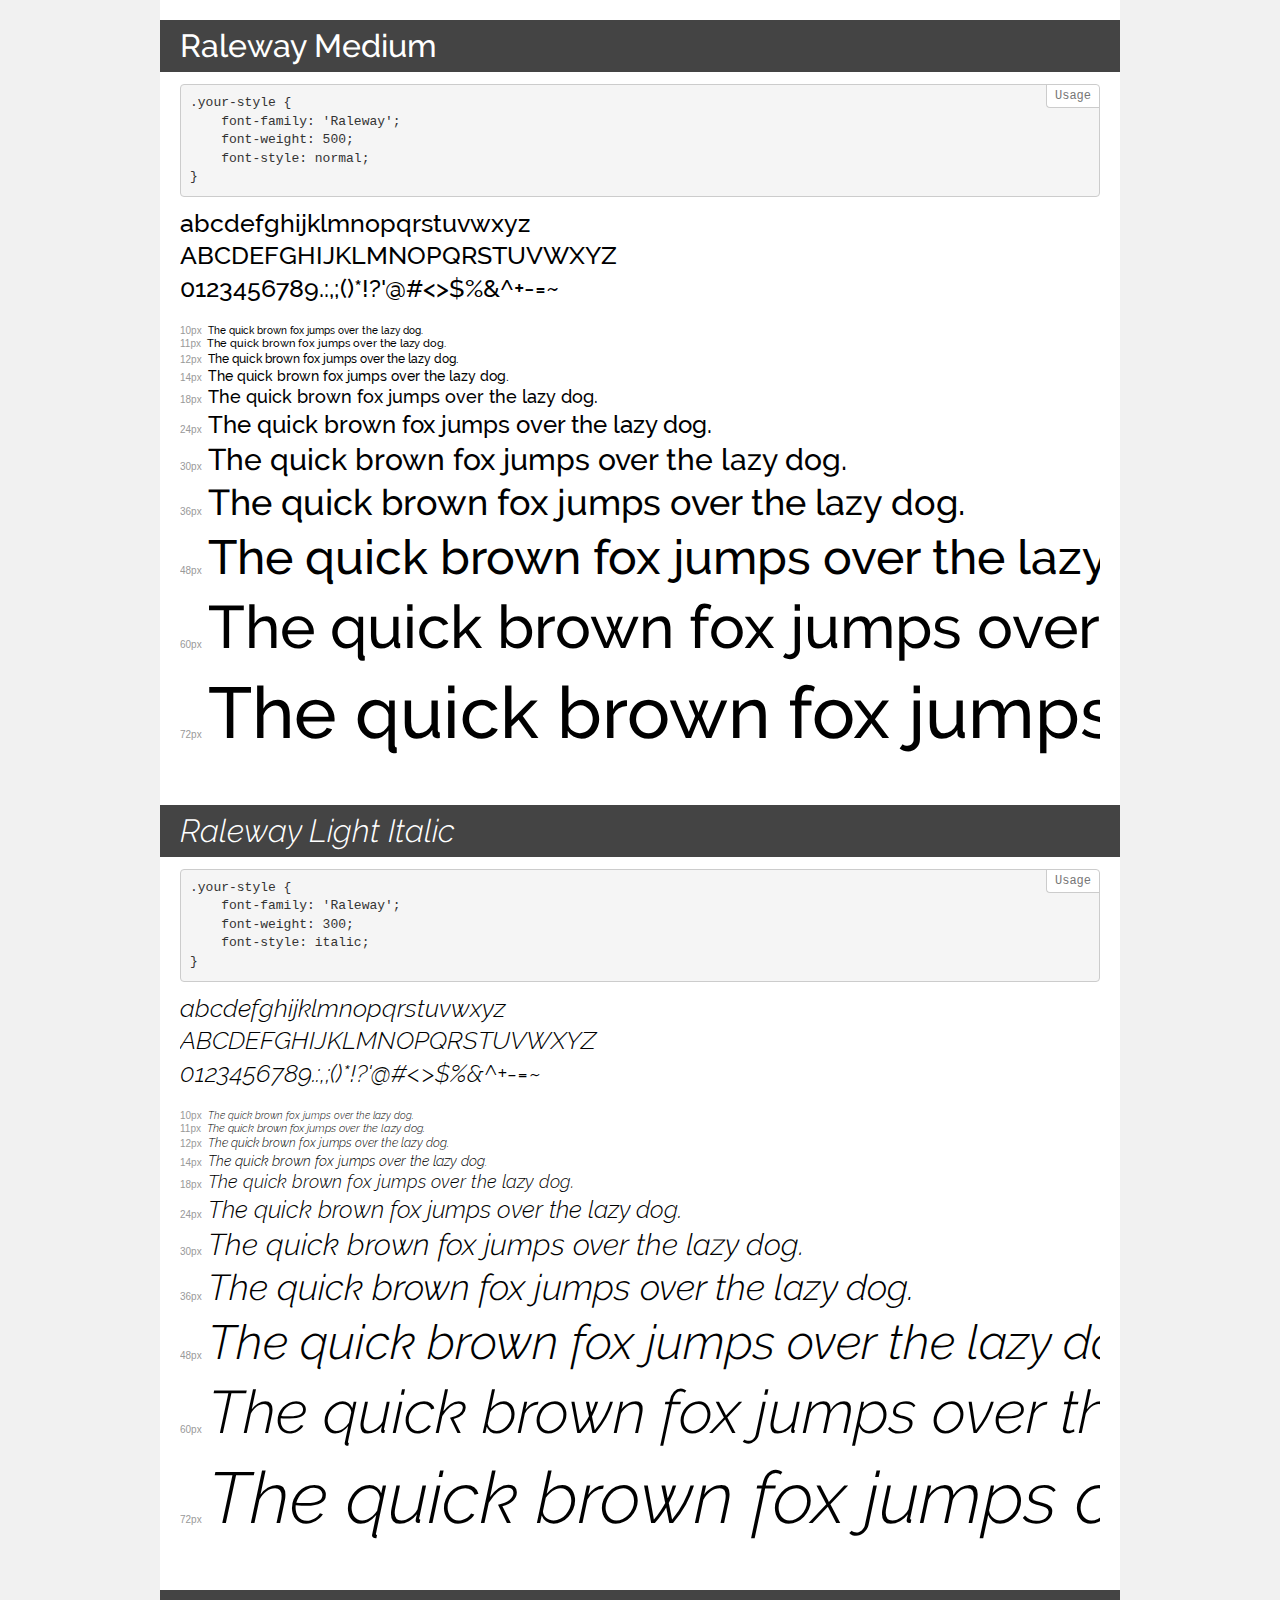
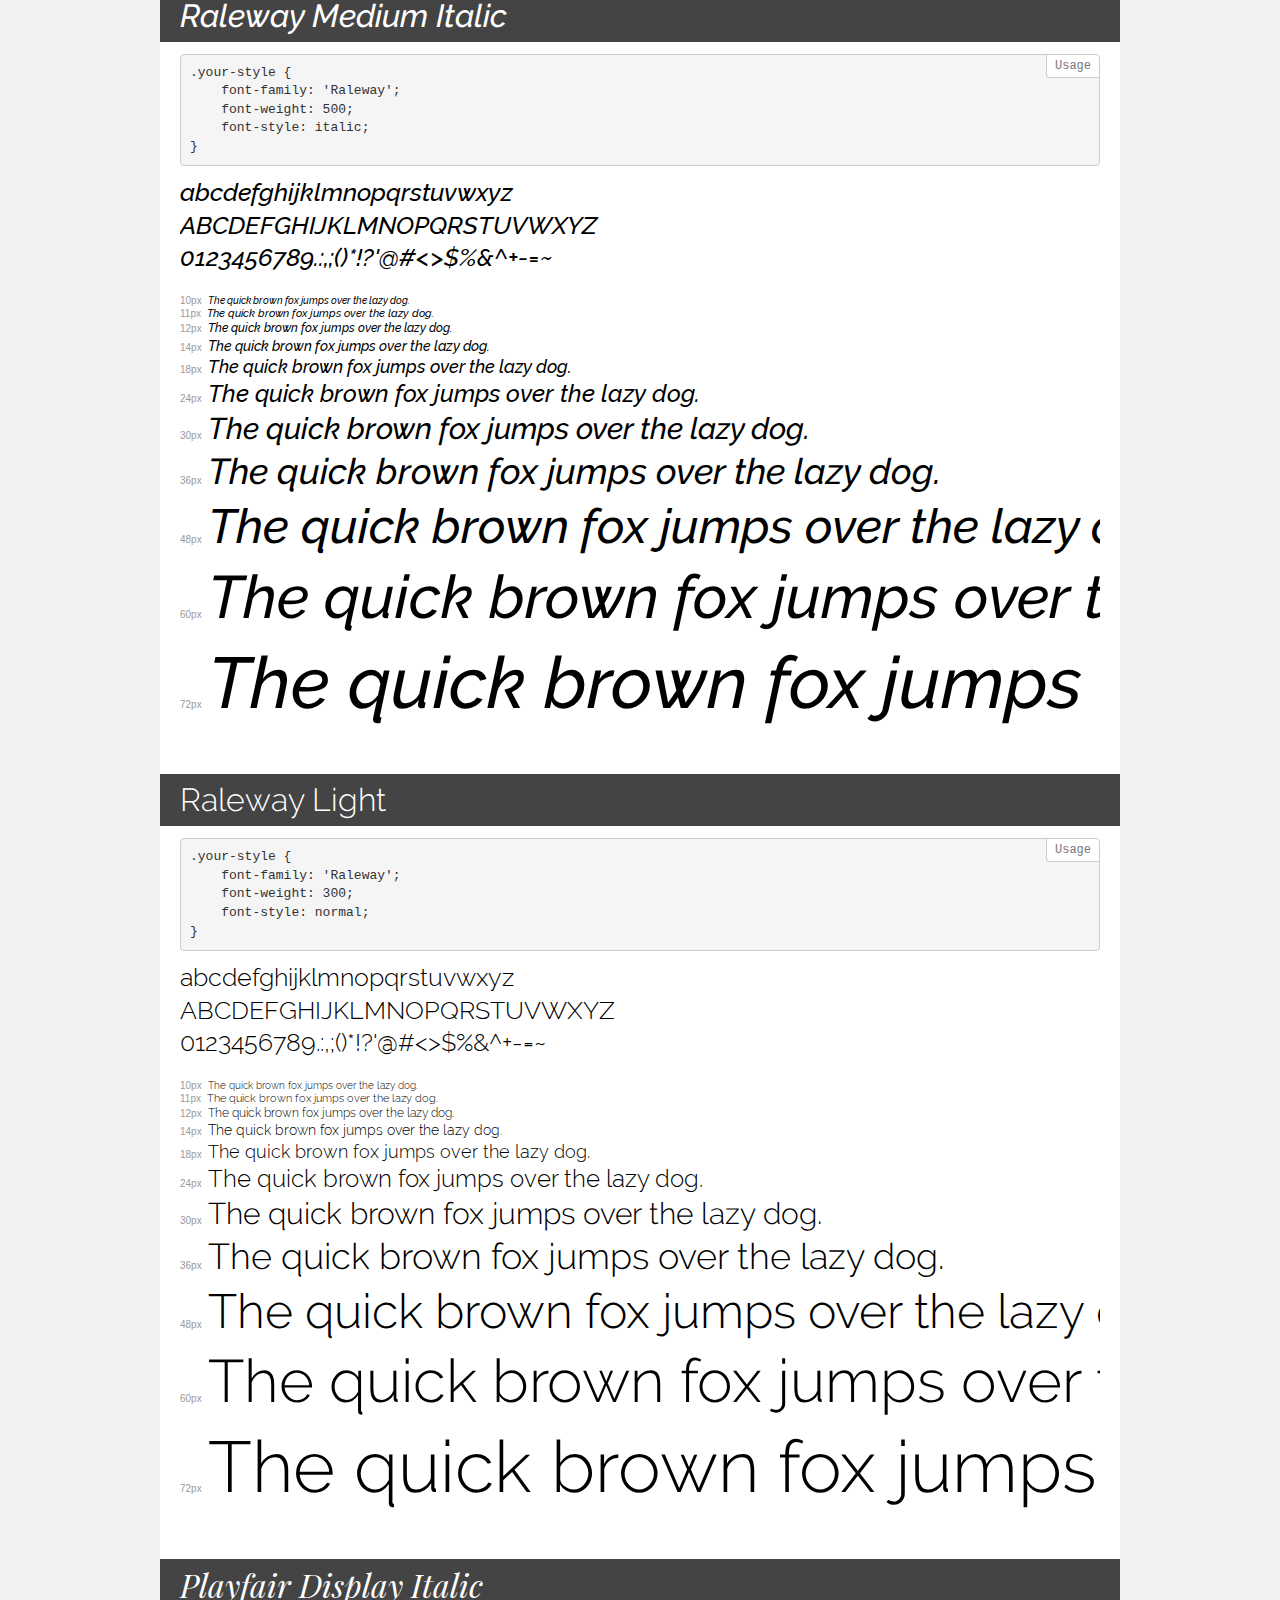
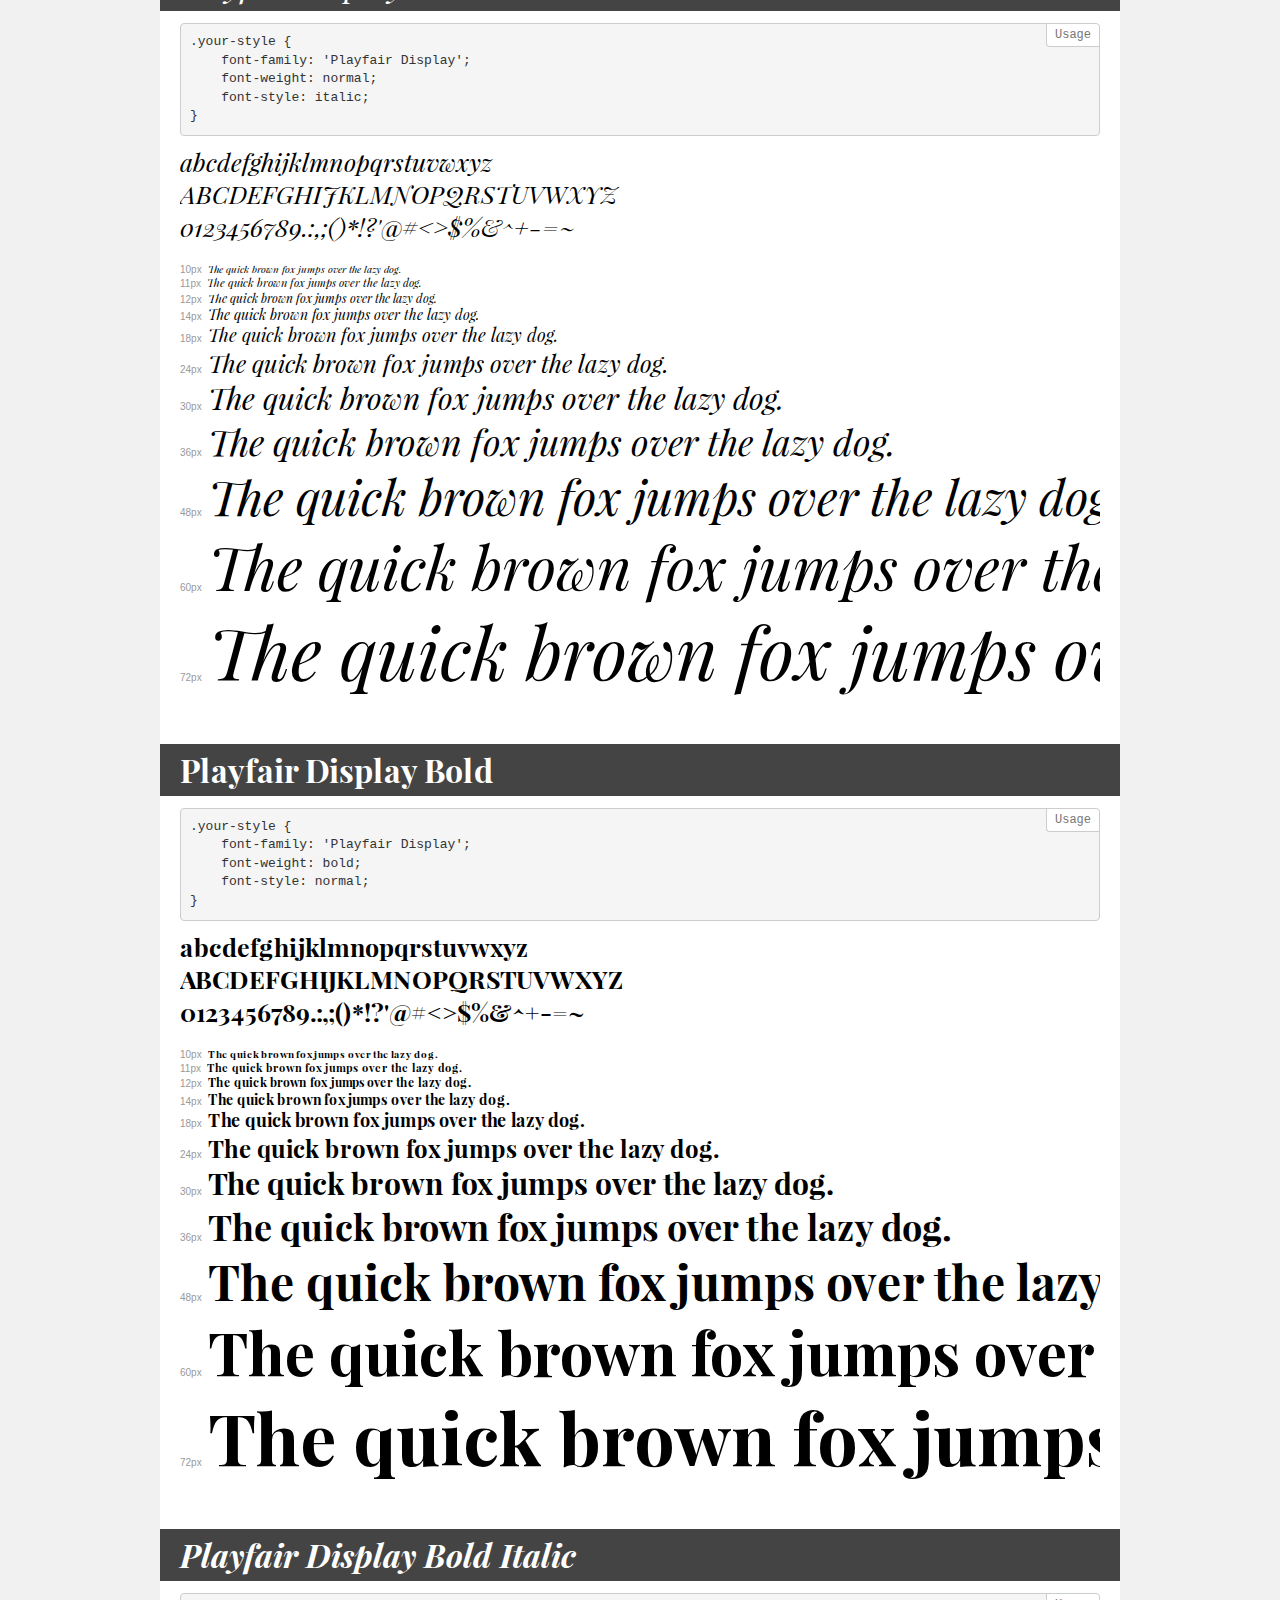
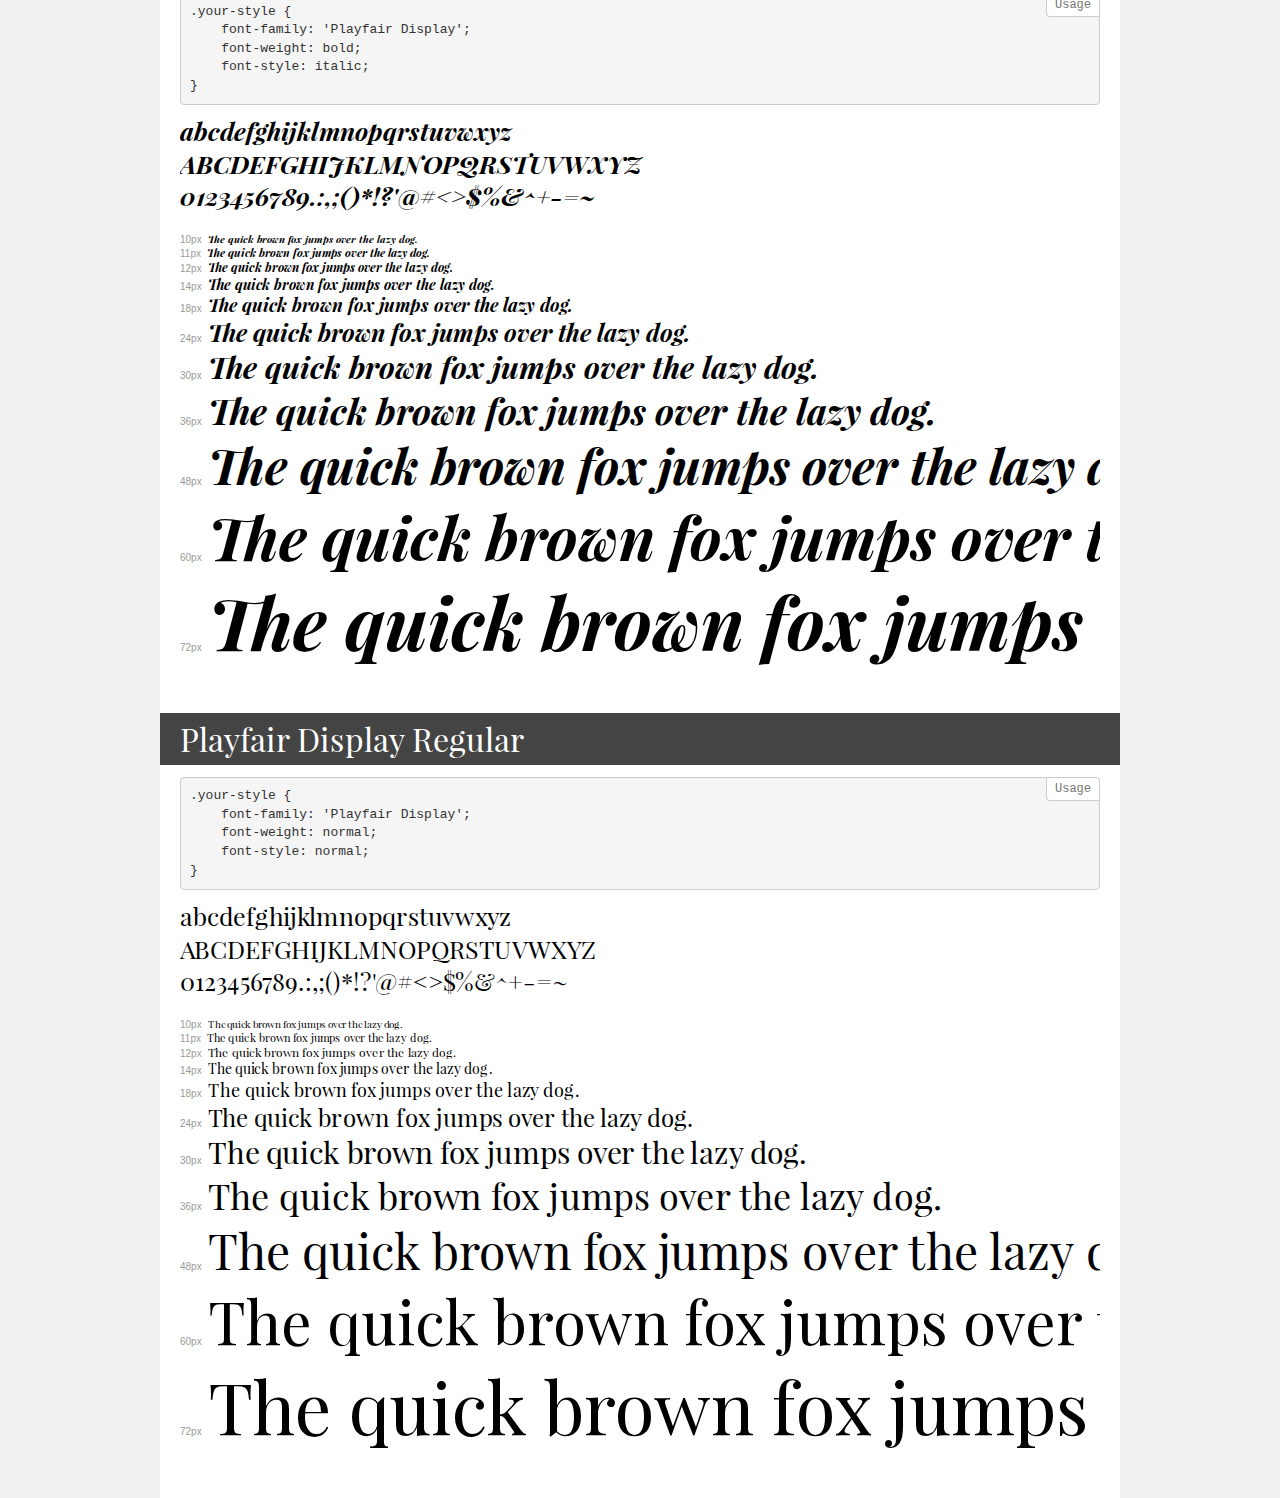
<file: Fonts/demo.html>
<!DOCTYPE html>
<html>
<head>
    <meta charset="utf-8">
    <meta http-equiv="X-UA-Compatible" content="IE=edge">
    <meta name="viewport" content="width=device-width, initial-scale=1">
    <meta name="robots" content="noindex, noarchive">
    <title>Transfonter demo</title>
    <link href="stylesheet.css" rel="stylesheet">
    <style>
        /*
        http://meyerweb.com/eric/tools/css/reset/
        v2.0 | 20110126
        License: none (public domain)
        */
        html, body, div, span, applet, object, iframe,
        h1, h2, h3, h4, h5, h6, p, blockquote, pre,
        a, abbr, acronym, address, big, cite, code,
        del, dfn, em, img, ins, kbd, q, s, samp,
        small, strike, strong, sub, sup, tt, var,
        b, u, i, center,
        dl, dt, dd, ol, ul, li,
        fieldset, form, label, legend,
        table, caption, tbody, tfoot, thead, tr, th, td,
        article, aside, canvas, details, embed,
        figure, figcaption, footer, header, hgroup,
        menu, nav, output, ruby, section, summary,
        time, mark, audio, video {
            margin: 0;
            padding: 0;
            border: 0;
            font-size: 100%;
            font: inherit;
            vertical-align: baseline;
        }
        /* HTML5 display-role reset for older browsers */
        article, aside, details, figcaption, figure,
        footer, header, hgroup, menu, nav, section {
            display: block;
        }
        body {
            line-height: 1;
        }
        ol, ul {
            list-style: none;
        }
        blockquote, q {
            quotes: none;
        }
        blockquote:before, blockquote:after,
        q:before, q:after {
            content: '';
            content: none;
        }
        table {
            border-collapse: collapse;
            border-spacing: 0;
        }
        /* common styles */
        body {
            background: #f1f1f1;
            color: #000;
        }
        .page {
            background: #fff;
            width: 920px;
            margin: 0 auto;
            padding: 20px 20px 0 20px;
            overflow: hidden;
        }
        .font-container {
            overflow-x: auto;
            overflow-y: hidden;
            margin-bottom: 40px;
            line-height: 1.3;
            white-space: nowrap;
            padding-bottom: 5px;
        }
        h1 {
            position: relative;
            background: #444;
            font-size: 32px;
            color: #fff;
            padding: 10px 20px;
            margin: 0 -20px 12px -20px;
        }
        .letters {
            font-size: 25px;
            margin-bottom: 20px;
        }
        .s10:before {
            content: '10px';
        }
        .s11:before {
            content: '11px';
        }
        .s12:before {
            content: '12px';
        }
        .s14:before {
            content: '14px';
        }
        .s18:before {
            content: '18px';
        }
        .s24:before {
            content: '24px';
        }
        .s30:before {
            content: '30px';
        }
        .s36:before {
            content: '36px';
        }
        .s48:before {
            content: '48px';
        }
        .s60:before {
            content: '60px';
        }
        .s72:before {
            content: '72px';
        }
        .s10:before, .s11:before, .s12:before, .s14:before,
        .s18:before, .s24:before, .s30:before, .s36:before,
        .s48:before, .s60:before, .s72:before {
            font-family: Arial, sans-serif;
            font-size: 10px;
            font-weight: normal;
            font-style: normal;
            color: #999;
            padding-right: 6px;
        }
        pre {
            display: block;
            position: relative;
            padding: 9px;
            margin: 0 0 10px;
            font-family: Monaco, Menlo, Consolas, "Courier New", monospace !important;
            font-size: 13px;
            line-height: 1.428571429;
            color: #333;
            font-weight: normal !important;
            font-style: normal !important;
            background-color: #f5f5f5;
            border: 1px solid #ccc;
            overflow-x: auto;
            border-radius: 4px;
        }
        pre:after {
            display: block;
            position: absolute;
            right: 0;
            top: 0;
            content: 'Usage';
            line-height: 1;
            padding: 5px 8px;
            font-size: 12px;
            color: #767676;
            background-color: #fff;
            border: 1px solid #ccc;
            border-right: none;
            border-top: none;
            border-radius: 0 4px 0 4px;
            z-index: 10;
        }
        /* responsive */
        @media (max-width: 959px) {
            .page {
                width: auto;
                margin: 0;
            }
        }
    </style>
</head>
<body>
<div class="page">
    <div class="demo" style="font-family: 'Raleway'; font-weight: 500; font-style: normal;">
        <h1>Raleway Medium</h1>
        <pre>.your-style {
    font-family: 'Raleway';
    font-weight: 500;
    font-style: normal;
}</pre>
        <div class="font-container">
            <p class="letters">
                abcdefghijklmnopqrstuvwxyz<br>
ABCDEFGHIJKLMNOPQRSTUVWXYZ<br>
                0123456789.:,;()*!?'@#<>$%&^+-=~
            </p>
            <p class="s10" style="font-size: 10px;">The quick brown fox jumps over the lazy dog.</p>
            <p class="s11" style="font-size: 11px;">The quick brown fox jumps over the lazy dog.</p>
            <p class="s12" style="font-size: 12px;">The quick brown fox jumps over the lazy dog.</p>
            <p class="s14" style="font-size: 14px;">The quick brown fox jumps over the lazy dog.</p>
            <p class="s18" style="font-size: 18px;">The quick brown fox jumps over the lazy dog.</p>
            <p class="s24" style="font-size: 24px;">The quick brown fox jumps over the lazy dog.</p>
            <p class="s30" style="font-size: 30px;">The quick brown fox jumps over the lazy dog.</p>
            <p class="s36" style="font-size: 36px;">The quick brown fox jumps over the lazy dog.</p>
            <p class="s48" style="font-size: 48px;">The quick brown fox jumps over the lazy dog.</p>
            <p class="s60" style="font-size: 60px;">The quick brown fox jumps over the lazy dog.</p>
            <p class="s72" style="font-size: 72px;">The quick brown fox jumps over the lazy dog.</p>
        </div>
    </div>
    <div class="demo" style="font-family: 'Raleway'; font-weight: 300; font-style: italic;">
        <h1>Raleway Light Italic</h1>
        <pre>.your-style {
    font-family: 'Raleway';
    font-weight: 300;
    font-style: italic;
}</pre>
        <div class="font-container">
            <p class="letters">
                abcdefghijklmnopqrstuvwxyz<br>
ABCDEFGHIJKLMNOPQRSTUVWXYZ<br>
                0123456789.:,;()*!?'@#<>$%&^+-=~
            </p>
            <p class="s10" style="font-size: 10px;">The quick brown fox jumps over the lazy dog.</p>
            <p class="s11" style="font-size: 11px;">The quick brown fox jumps over the lazy dog.</p>
            <p class="s12" style="font-size: 12px;">The quick brown fox jumps over the lazy dog.</p>
            <p class="s14" style="font-size: 14px;">The quick brown fox jumps over the lazy dog.</p>
            <p class="s18" style="font-size: 18px;">The quick brown fox jumps over the lazy dog.</p>
            <p class="s24" style="font-size: 24px;">The quick brown fox jumps over the lazy dog.</p>
            <p class="s30" style="font-size: 30px;">The quick brown fox jumps over the lazy dog.</p>
            <p class="s36" style="font-size: 36px;">The quick brown fox jumps over the lazy dog.</p>
            <p class="s48" style="font-size: 48px;">The quick brown fox jumps over the lazy dog.</p>
            <p class="s60" style="font-size: 60px;">The quick brown fox jumps over the lazy dog.</p>
            <p class="s72" style="font-size: 72px;">The quick brown fox jumps over the lazy dog.</p>
        </div>
    </div>
    <div class="demo" style="font-family: 'Raleway'; font-weight: 500; font-style: italic;">
        <h1>Raleway Medium Italic</h1>
        <pre>.your-style {
    font-family: 'Raleway';
    font-weight: 500;
    font-style: italic;
}</pre>
        <div class="font-container">
            <p class="letters">
                abcdefghijklmnopqrstuvwxyz<br>
ABCDEFGHIJKLMNOPQRSTUVWXYZ<br>
                0123456789.:,;()*!?'@#<>$%&^+-=~
            </p>
            <p class="s10" style="font-size: 10px;">The quick brown fox jumps over the lazy dog.</p>
            <p class="s11" style="font-size: 11px;">The quick brown fox jumps over the lazy dog.</p>
            <p class="s12" style="font-size: 12px;">The quick brown fox jumps over the lazy dog.</p>
            <p class="s14" style="font-size: 14px;">The quick brown fox jumps over the lazy dog.</p>
            <p class="s18" style="font-size: 18px;">The quick brown fox jumps over the lazy dog.</p>
            <p class="s24" style="font-size: 24px;">The quick brown fox jumps over the lazy dog.</p>
            <p class="s30" style="font-size: 30px;">The quick brown fox jumps over the lazy dog.</p>
            <p class="s36" style="font-size: 36px;">The quick brown fox jumps over the lazy dog.</p>
            <p class="s48" style="font-size: 48px;">The quick brown fox jumps over the lazy dog.</p>
            <p class="s60" style="font-size: 60px;">The quick brown fox jumps over the lazy dog.</p>
            <p class="s72" style="font-size: 72px;">The quick brown fox jumps over the lazy dog.</p>
        </div>
    </div>
    <div class="demo" style="font-family: 'Raleway'; font-weight: 300; font-style: normal;">
        <h1>Raleway Light</h1>
        <pre>.your-style {
    font-family: 'Raleway';
    font-weight: 300;
    font-style: normal;
}</pre>
        <div class="font-container">
            <p class="letters">
                abcdefghijklmnopqrstuvwxyz<br>
ABCDEFGHIJKLMNOPQRSTUVWXYZ<br>
                0123456789.:,;()*!?'@#<>$%&^+-=~
            </p>
            <p class="s10" style="font-size: 10px;">The quick brown fox jumps over the lazy dog.</p>
            <p class="s11" style="font-size: 11px;">The quick brown fox jumps over the lazy dog.</p>
            <p class="s12" style="font-size: 12px;">The quick brown fox jumps over the lazy dog.</p>
            <p class="s14" style="font-size: 14px;">The quick brown fox jumps over the lazy dog.</p>
            <p class="s18" style="font-size: 18px;">The quick brown fox jumps over the lazy dog.</p>
            <p class="s24" style="font-size: 24px;">The quick brown fox jumps over the lazy dog.</p>
            <p class="s30" style="font-size: 30px;">The quick brown fox jumps over the lazy dog.</p>
            <p class="s36" style="font-size: 36px;">The quick brown fox jumps over the lazy dog.</p>
            <p class="s48" style="font-size: 48px;">The quick brown fox jumps over the lazy dog.</p>
            <p class="s60" style="font-size: 60px;">The quick brown fox jumps over the lazy dog.</p>
            <p class="s72" style="font-size: 72px;">The quick brown fox jumps over the lazy dog.</p>
        </div>
    </div>
    <div class="demo" style="font-family: 'Playfair Display'; font-weight: normal; font-style: italic;">
        <h1>Playfair Display Italic</h1>
        <pre>.your-style {
    font-family: 'Playfair Display';
    font-weight: normal;
    font-style: italic;
}</pre>
        <div class="font-container">
            <p class="letters">
                abcdefghijklmnopqrstuvwxyz<br>
ABCDEFGHIJKLMNOPQRSTUVWXYZ<br>
                0123456789.:,;()*!?'@#<>$%&^+-=~
            </p>
            <p class="s10" style="font-size: 10px;">The quick brown fox jumps over the lazy dog.</p>
            <p class="s11" style="font-size: 11px;">The quick brown fox jumps over the lazy dog.</p>
            <p class="s12" style="font-size: 12px;">The quick brown fox jumps over the lazy dog.</p>
            <p class="s14" style="font-size: 14px;">The quick brown fox jumps over the lazy dog.</p>
            <p class="s18" style="font-size: 18px;">The quick brown fox jumps over the lazy dog.</p>
            <p class="s24" style="font-size: 24px;">The quick brown fox jumps over the lazy dog.</p>
            <p class="s30" style="font-size: 30px;">The quick brown fox jumps over the lazy dog.</p>
            <p class="s36" style="font-size: 36px;">The quick brown fox jumps over the lazy dog.</p>
            <p class="s48" style="font-size: 48px;">The quick brown fox jumps over the lazy dog.</p>
            <p class="s60" style="font-size: 60px;">The quick brown fox jumps over the lazy dog.</p>
            <p class="s72" style="font-size: 72px;">The quick brown fox jumps over the lazy dog.</p>
        </div>
    </div>
    <div class="demo" style="font-family: 'Playfair Display'; font-weight: bold; font-style: normal;">
        <h1>Playfair Display Bold</h1>
        <pre>.your-style {
    font-family: 'Playfair Display';
    font-weight: bold;
    font-style: normal;
}</pre>
        <div class="font-container">
            <p class="letters">
                abcdefghijklmnopqrstuvwxyz<br>
ABCDEFGHIJKLMNOPQRSTUVWXYZ<br>
                0123456789.:,;()*!?'@#<>$%&^+-=~
            </p>
            <p class="s10" style="font-size: 10px;">The quick brown fox jumps over the lazy dog.</p>
            <p class="s11" style="font-size: 11px;">The quick brown fox jumps over the lazy dog.</p>
            <p class="s12" style="font-size: 12px;">The quick brown fox jumps over the lazy dog.</p>
            <p class="s14" style="font-size: 14px;">The quick brown fox jumps over the lazy dog.</p>
            <p class="s18" style="font-size: 18px;">The quick brown fox jumps over the lazy dog.</p>
            <p class="s24" style="font-size: 24px;">The quick brown fox jumps over the lazy dog.</p>
            <p class="s30" style="font-size: 30px;">The quick brown fox jumps over the lazy dog.</p>
            <p class="s36" style="font-size: 36px;">The quick brown fox jumps over the lazy dog.</p>
            <p class="s48" style="font-size: 48px;">The quick brown fox jumps over the lazy dog.</p>
            <p class="s60" style="font-size: 60px;">The quick brown fox jumps over the lazy dog.</p>
            <p class="s72" style="font-size: 72px;">The quick brown fox jumps over the lazy dog.</p>
        </div>
    </div>
    <div class="demo" style="font-family: 'Playfair Display'; font-weight: bold; font-style: italic;">
        <h1>Playfair Display Bold Italic</h1>
        <pre>.your-style {
    font-family: 'Playfair Display';
    font-weight: bold;
    font-style: italic;
}</pre>
        <div class="font-container">
            <p class="letters">
                abcdefghijklmnopqrstuvwxyz<br>
ABCDEFGHIJKLMNOPQRSTUVWXYZ<br>
                0123456789.:,;()*!?'@#<>$%&^+-=~
            </p>
            <p class="s10" style="font-size: 10px;">The quick brown fox jumps over the lazy dog.</p>
            <p class="s11" style="font-size: 11px;">The quick brown fox jumps over the lazy dog.</p>
            <p class="s12" style="font-size: 12px;">The quick brown fox jumps over the lazy dog.</p>
            <p class="s14" style="font-size: 14px;">The quick brown fox jumps over the lazy dog.</p>
            <p class="s18" style="font-size: 18px;">The quick brown fox jumps over the lazy dog.</p>
            <p class="s24" style="font-size: 24px;">The quick brown fox jumps over the lazy dog.</p>
            <p class="s30" style="font-size: 30px;">The quick brown fox jumps over the lazy dog.</p>
            <p class="s36" style="font-size: 36px;">The quick brown fox jumps over the lazy dog.</p>
            <p class="s48" style="font-size: 48px;">The quick brown fox jumps over the lazy dog.</p>
            <p class="s60" style="font-size: 60px;">The quick brown fox jumps over the lazy dog.</p>
            <p class="s72" style="font-size: 72px;">The quick brown fox jumps over the lazy dog.</p>
        </div>
    </div>
    <div class="demo" style="font-family: 'Playfair Display'; font-weight: normal; font-style: normal;">
        <h1>Playfair Display Regular</h1>
        <pre>.your-style {
    font-family: 'Playfair Display';
    font-weight: normal;
    font-style: normal;
}</pre>
        <div class="font-container">
            <p class="letters">
                abcdefghijklmnopqrstuvwxyz<br>
ABCDEFGHIJKLMNOPQRSTUVWXYZ<br>
                0123456789.:,;()*!?'@#<>$%&^+-=~
            </p>
            <p class="s10" style="font-size: 10px;">The quick brown fox jumps over the lazy dog.</p>
            <p class="s11" style="font-size: 11px;">The quick brown fox jumps over the lazy dog.</p>
            <p class="s12" style="font-size: 12px;">The quick brown fox jumps over the lazy dog.</p>
            <p class="s14" style="font-size: 14px;">The quick brown fox jumps over the lazy dog.</p>
            <p class="s18" style="font-size: 18px;">The quick brown fox jumps over the lazy dog.</p>
            <p class="s24" style="font-size: 24px;">The quick brown fox jumps over the lazy dog.</p>
            <p class="s30" style="font-size: 30px;">The quick brown fox jumps over the lazy dog.</p>
            <p class="s36" style="font-size: 36px;">The quick brown fox jumps over the lazy dog.</p>
            <p class="s48" style="font-size: 48px;">The quick brown fox jumps over the lazy dog.</p>
            <p class="s60" style="font-size: 60px;">The quick brown fox jumps over the lazy dog.</p>
            <p class="s72" style="font-size: 72px;">The quick brown fox jumps over the lazy dog.</p>
        </div>
    </div>
</div>
</body>
</html>
</file>
<file: Fonts/stylesheet.css>
/* This stylesheet generated by Transfonter (https://transfonter.org) on April 12, 2018 4:36 PM */

@font-face {
    font-family: 'Raleway';
    src: url('Raleway-Medium.eot');
    src: url('Raleway-Medium.eot?#iefix') format('embedded-opentype'),
        url('Raleway-Medium.woff2') format('woff2'),
        url('Raleway-Medium.woff') format('woff'),
        url('Raleway-Medium.ttf') format('truetype'),
        url('Raleway-Medium.svg#Raleway-Medium') format('svg');
    font-weight: 500;
    font-style: normal;
}

@font-face {
    font-family: 'Raleway';
    src: url('Raleway-LightItalic.eot');
    src: url('Raleway-LightItalic.eot?#iefix') format('embedded-opentype'),
        url('Raleway-LightItalic.woff2') format('woff2'),
        url('Raleway-LightItalic.woff') format('woff'),
        url('Raleway-LightItalic.ttf') format('truetype'),
        url('Raleway-LightItalic.svg#Raleway-LightItalic') format('svg');
    font-weight: 300;
    font-style: italic;
}

@font-face {
    font-family: 'Raleway';
    src: url('Raleway-MediumItalic.eot');
    src: url('Raleway-MediumItalic.eot?#iefix') format('embedded-opentype'),
        url('Raleway-MediumItalic.woff2') format('woff2'),
        url('Raleway-MediumItalic.woff') format('woff'),
        url('Raleway-MediumItalic.ttf') format('truetype'),
        url('Raleway-MediumItalic.svg#Raleway-MediumItalic') format('svg');
    font-weight: 500;
    font-style: italic;
}

@font-face {
    font-family: 'Raleway';
    src: url('Raleway-Light.eot');
    src: url('Raleway-Light.eot?#iefix') format('embedded-opentype'),
        url('Raleway-Light.woff2') format('woff2'),
        url('Raleway-Light.woff') format('woff'),
        url('Raleway-Light.ttf') format('truetype'),
        url('Raleway-Light.svg#Raleway-Light') format('svg');
    font-weight: 300;
    font-style: normal;
}

@font-face {
    font-family: 'Playfair Display';
    src: url('PlayfairDisplay-Italic.eot');
    src: url('PlayfairDisplay-Italic.eot?#iefix') format('embedded-opentype'),
        url('PlayfairDisplay-Italic.woff2') format('woff2'),
        url('PlayfairDisplay-Italic.woff') format('woff'),
        url('PlayfairDisplay-Italic.ttf') format('truetype'),
        url('PlayfairDisplay-Italic.svg#PlayfairDisplay-Italic') format('svg');
    font-weight: normal;
    font-style: italic;
}

@font-face {
    font-family: 'Playfair Display';
    src: url('PlayfairDisplay-Bold.eot');
    src: url('PlayfairDisplay-Bold.eot?#iefix') format('embedded-opentype'),
        url('PlayfairDisplay-Bold.woff2') format('woff2'),
        url('PlayfairDisplay-Bold.woff') format('woff'),
        url('PlayfairDisplay-Bold.ttf') format('truetype'),
        url('PlayfairDisplay-Bold.svg#PlayfairDisplay-Bold') format('svg');
    font-weight: bold;
    font-style: normal;
}

@font-face {
    font-family: 'Playfair Display';
    src: url('PlayfairDisplay-BoldItalic.eot');
    src: url('PlayfairDisplay-BoldItalic.eot?#iefix') format('embedded-opentype'),
        url('PlayfairDisplay-BoldItalic.woff2') format('woff2'),
        url('PlayfairDisplay-BoldItalic.woff') format('woff'),
        url('PlayfairDisplay-BoldItalic.ttf') format('truetype'),
        url('PlayfairDisplay-BoldItalic.svg#PlayfairDisplay-BoldItalic') format('svg');
    font-weight: bold;
    font-style: italic;
}

@font-face {
    font-family: 'Playfair Display';
    src: url('PlayfairDisplay-Regular.eot');
    src: url('PlayfairDisplay-Regular.eot?#iefix') format('embedded-opentype'),
        url('PlayfairDisplay-Regular.woff2') format('woff2'),
        url('PlayfairDisplay-Regular.woff') format('woff'),
        url('PlayfairDisplay-Regular.ttf') format('truetype'),
        url('PlayfairDisplay-Regular.svg#PlayfairDisplay-Regular') format('svg');
    font-weight: normal;
    font-style: normal;
}
</file>
